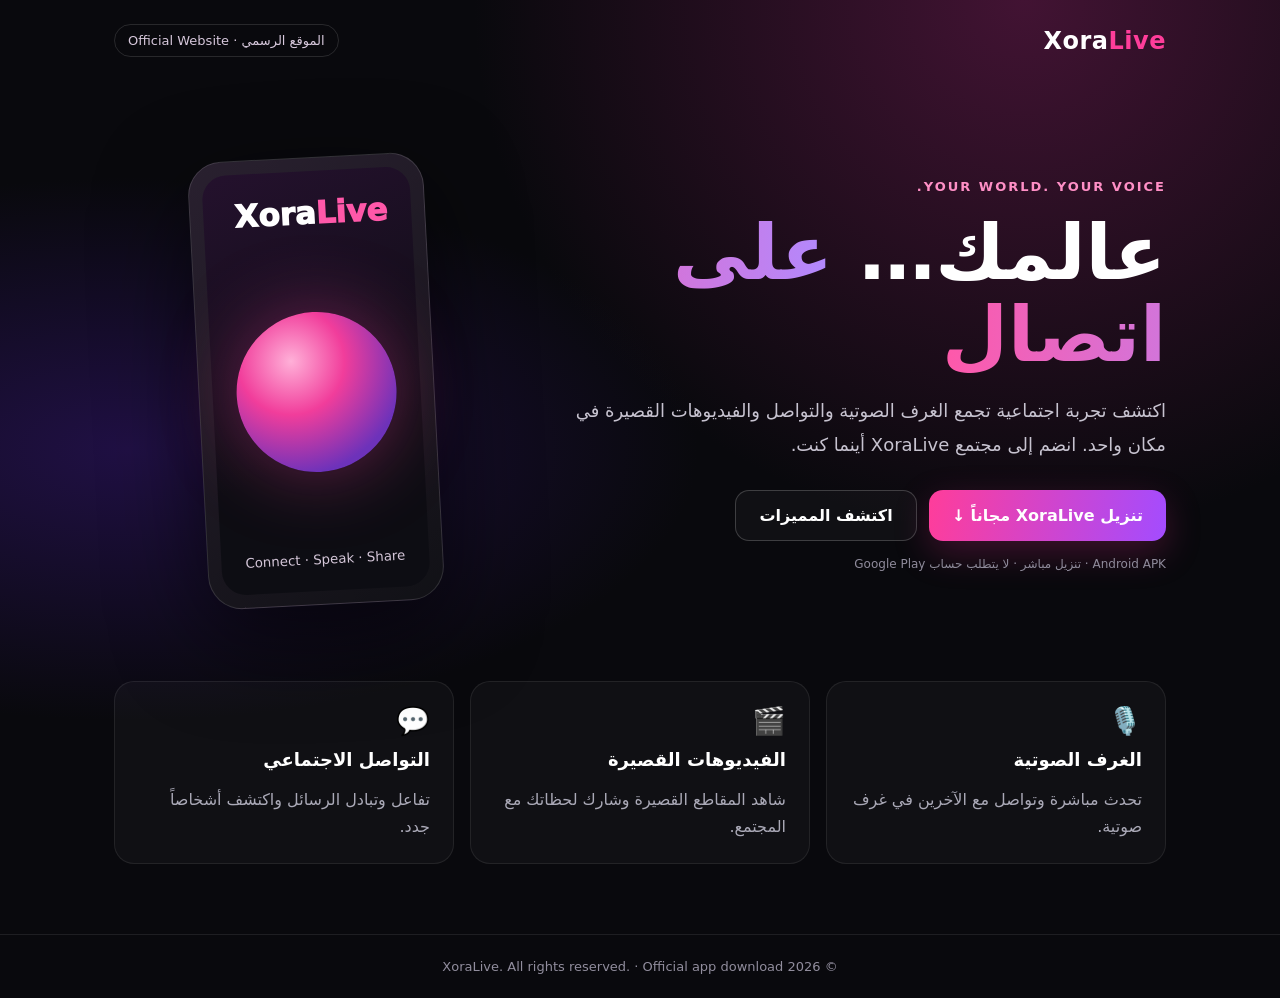
<file: site/index.html>
<!doctype html>
<html lang="ar" dir="rtl">
<head>
<meta charset="utf-8"><meta name="viewport" content="width=device-width,initial-scale=1">
<meta name="theme-color" content="#09090d">
<meta name="description" content="XoraLive — تواصل مباشر، غرف صوتية وفيديوهات قصيرة. حمّل التطبيق مجاناً.">
<title>XoraLive — الموقع الرسمي</title>
<style>
:root{color-scheme:dark;--pink:#ff3d9a;--violet:#9b5cff;--muted:#aaa9b7}
*{box-sizing:border-box}body{margin:0;background:radial-gradient(ellipse at 80% 0%,#421333 0,transparent 38%),radial-gradient(ellipse at 10% 45%,#201044 0,transparent 35%),#09090d;color:#fff;font-family:system-ui,-apple-system,"Segoe UI",sans-serif;min-height:100vh}
nav{max-width:1100px;margin:auto;padding:24px;display:flex;align-items:center;justify-content:space-between}.brand{font-size:24px;font-weight:900;letter-spacing:.5px}.brand span{color:var(--pink)}.tag{color:#d7c8dc;font-size:13px;border:1px solid #ffffff20;border-radius:30px;padding:8px 13px}
main{max-width:1100px;margin:auto;padding:55px 24px 70px}.hero{display:grid;grid-template-columns:1.2fr .8fr;gap:40px;align-items:center;min-height:490px}.eyebrow{color:#ff8fc6;font-size:13px;letter-spacing:2px;font-weight:700}.hero h1{font-size:clamp(42px,7vw,76px);line-height:1.08;margin:18px 0}.hero h1 em{font-style:normal;background:linear-gradient(90deg,#ff58a9,#b18aff);background-clip:text;color:transparent}.lead{font-size:18px;line-height:1.9;color:#c7c3d0;max-width:600px}.actions{display:flex;gap:12px;flex-wrap:wrap;margin-top:28px}.btn{display:inline-flex;align-items:center;justify-content:center;text-decoration:none;border-radius:14px;padding:15px 23px;font-weight:800}.primary{background:linear-gradient(100deg,#ff3d9a,#a34cff);color:#fff;box-shadow:0 12px 35px #e12b8a40}.secondary{border:1px solid #ffffff30;color:#fff;background:#ffffff08}.device{border:1px solid #ffffff20;border-radius:34px;padding:13px;background:linear-gradient(145deg,#29202f,#111116);box-shadow:0 30px 90px #0009;max-width:330px;margin:auto;transform:rotate(-3deg)}.screen{border-radius:24px;min-height:420px;background:linear-gradient(160deg,#24112d,#0d0d13 65%);padding:24px;display:flex;flex-direction:column;justify-content:space-between}.screen-logo{font-size:31px;font-weight:950}.orb{width:160px;height:160px;margin:auto;border-radius:50%;background:radial-gradient(circle at 35% 30%,#ffb0d8,#f13d9b 35%,#6d32ba 75%);box-shadow:0 0 75px #f13d9b66}.screen small{color:#d4c6d8;text-align:center}.features{display:grid;grid-template-columns:repeat(3,1fr);gap:16px;margin-top:55px}.feature{background:#ffffff08;border:1px solid #ffffff14;border-radius:20px;padding:23px}.feature b{font-size:18px}.feature p{color:var(--muted);line-height:1.7;margin-bottom:0}.icon{font-size:27px;margin-bottom:12px}footer{border-top:1px solid #ffffff16;color:#918d9d;text-align:center;padding:24px;font-size:13px}
@media(max-width:760px){nav{padding:18px}main{padding:35px 18px}.hero{grid-template-columns:1fr;gap:34px;text-align:center}.lead{margin:auto}.actions{justify-content:center}.device{max-width:270px}.screen{min-height:350px}.features{grid-template-columns:1fr}.tag{font-size:11px}}
</style>
</head>
<body>
<nav><div class="brand">Xora<span>Live</span></div><div class="tag">الموقع الرسمي · Official Website</div></nav>
<main>
<section class="hero">
<div><div class="eyebrow">YOUR WORLD. YOUR VOICE.</div><h1>عالمك… <em>على اتصال</em></h1><p class="lead">اكتشف تجربة اجتماعية تجمع الغرف الصوتية والتواصل والفيديوهات القصيرة في مكان واحد. انضم إلى مجتمع XoraLive أينما كنت.</p><div class="actions"><a class="btn primary" href="https://raw.githubusercontent.com/hasnimakaoui526-sketch/XoraLive/main/downloads/XoraLive-release.apk">تنزيل XoraLive مجاناً ↓</a><a class="btn secondary" href="#features">اكتشف المميزات</a></div><p style="color:#8f8b9b;font-size:12px;margin-top:16px">Android APK · تنزيل مباشر · لا يتطلب حساب Google Play</p></div>
<div class="device"><div class="screen"><div class="screen-logo">Xora<span style="color:#ff58a9">Live</span></div><div class="orb"></div><small>Connect · Speak · Share</small></div></div>
</section>
<section id="features" class="features">
<div class="feature"><div class="icon">🎙️</div><b>الغرف الصوتية</b><p>تحدث مباشرة وتواصل مع الآخرين في غرف صوتية.</p></div>
<div class="feature"><div class="icon">🎬</div><b>الفيديوهات القصيرة</b><p>شاهد المقاطع القصيرة وشارك لحظاتك مع المجتمع.</p></div>
<div class="feature"><div class="icon">💬</div><b>التواصل الاجتماعي</b><p>تفاعل وتبادل الرسائل واكتشف أشخاصاً جدد.</p></div>
</section>
</main>
<footer>© <span id="year"></span> XoraLive. All rights reserved. · Official app download</footer>
<script>document.getElementById('year').textContent=new Date().getFullYear()</script>
</body></html>
</file>
